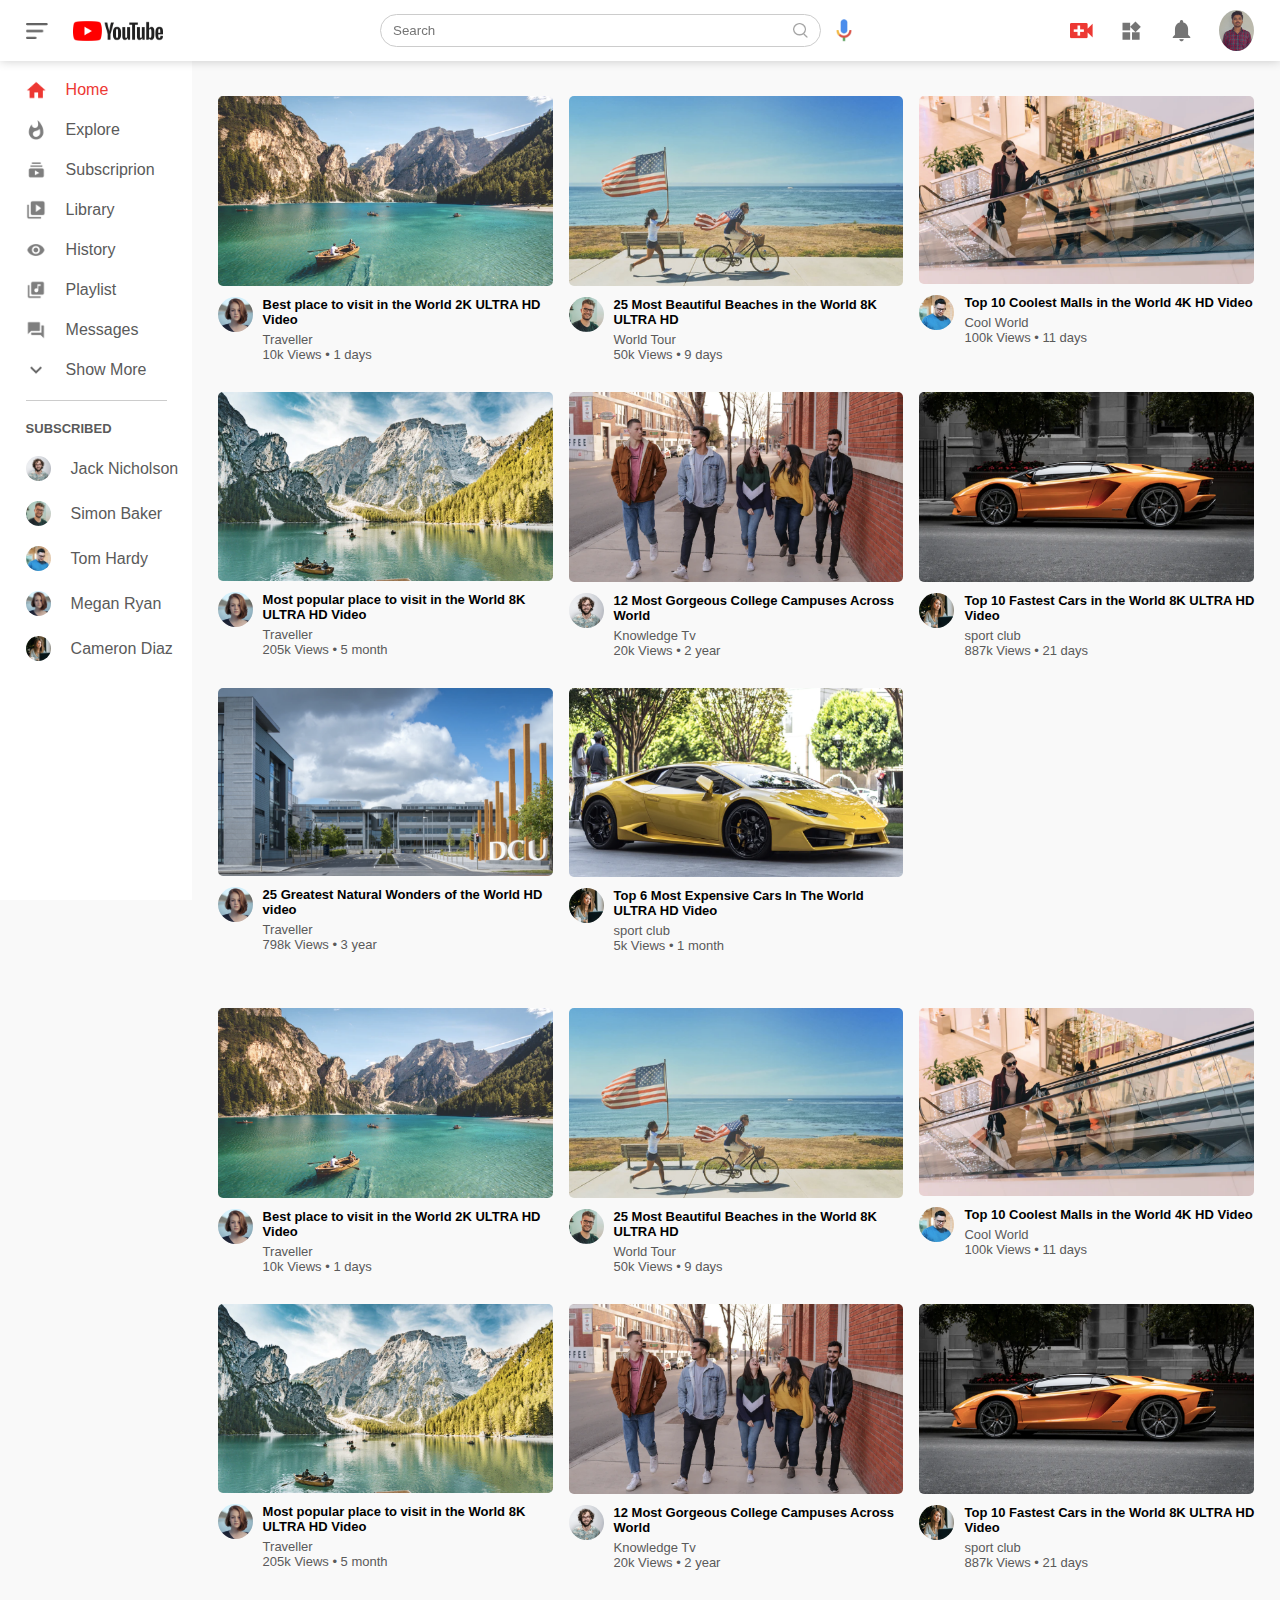
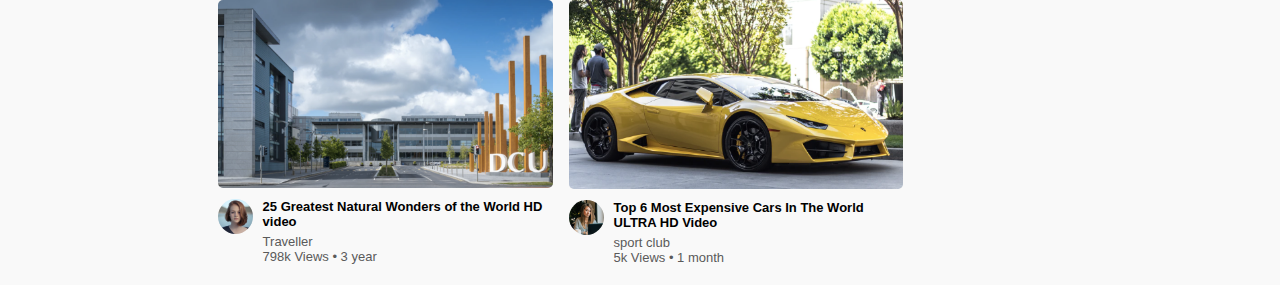
<file: youtube Clone/index.html>
<!DOCTYPE html>
<html lang="en">

<head>
    <meta charset="UTF-8">
    <meta http-equiv="X-UA-Compatible" content="IE=edge">
    <meta name="viewport" content="width=device-width, initial-scale=1.0">
    <title>YouTube Clone</title>
    <link rel="stylesheet" href="style.css">
</head>

<body>
    <!------ top navigation bar ------>
    <nav class="flex-div">
        <div class="nav-left flex-div">
            <img src="images/menu.png" class="menu-icon">
            <img src="images/youtube-logo-icon.png" class="logo">
        </div>

        <div class="nav-middle flex-div">
            <div class="search-box flex-div">
                <input type="text" placeholder="Search">
                <img src="images/search.png">
            </div>
            <img src="images/voice-search.png" class="mic-icon">
        </div>

        <div class="nav-right flex-div">
            <img src="images/upload.png" alt="">
            <img src="images/more.png" alt="">
            <img src="images/notification.png" alt="">
            <img src="images/avinash_icon.jpg" class="user-icon" alt="">
        </div>
    </nav>

    <!------------ sidebar ------------->
    <div class="sidebar">
        <div class="shortcut-links">
            <a href=""><img src="images/home.png">
                <p>Home</p>
            </a>
            <a href=""><img src="images/explore.png">
                <p>Explore</p>
            </a>
            <a href=""><img src="images/subscriprion.png">
                <p>Subscriprion</p>
            </a>
            <a href=""><img src="images/library.png">
                <p>Library</p>
            </a>
            <a href=""><img src="images/history.png">
                <p>History</p>
            </a>
            <a href=""><img src="images/playlist.png">
                <p>Playlist</p>
            </a>
            <a href=""><img src="images/messages.png">
                <p>Messages</p>
            </a>
            <a href=""><img src="images/show-more.png">
                <p>Show More</p>
            </a>
            <hr>
        </div>
        <div class="subscribed-list">
            <h3>SUBSCRIBED</h3>
            <a href=""><img src="images/Jack.png">
                <p>Jack Nicholson</p>
            </a>
            <a href=""><img src="images/simon.png">
                <p>Simon Baker</p>
            </a>
            <a href=""><img src="images/tom.png">
                <p>Tom Hardy</p>
            </a>
            <a href=""><img src="images/megan.png">
                <p>Megan Ryan</p>
            </a>
            <a href=""><img src="images/cameron.png">
                <p>Cameron Diaz</p>
            </a>
        </div>
    </div>

    <!------------- Main page ------------>
    <div class="container">
        <!-- <div class="banner">
            <img src="images/banner.png">
        </div> -->
        <div class="list-container">
            <div class="vid-list">
                <a href="play-video.html"><img src="images/thumbnail1.png" class="thumbnail"></a>
                <div class="flex-div">
                    <img src="images/megan.png">
                    <div class="vid-info">
                        <a href="">Best place to visit in the World 2K ULTRA HD Video
                        </a>
                        <p>Traveller</p>
                        <p>10k Views &bull; 1 days</p>
                    </div>
                </div>
            </div>
            <div class="vid-list">
                <a href=""><img src="images/thumbnail2.png" class="thumbnail"></a>
                <div class="flex-div">
                    <img src="images/simon.png">
                    <div class="vid-info">
                        <a href="">25 Most Beautiful Beaches in the World 8K ULTRA HD</a>
                        <p>World Tour</p>
                        <p>50k Views &bull; 9 days</p>
                    </div>
                </div>
            </div>
            <div class="vid-list">
                <a href=""><img src="images/thumbnail3.png" class="thumbnail"></a>
                <div class="flex-div">
                    <img src="images/tom.png">
                    <div class="vid-info">
                        <a href="">Top 10 Coolest Malls in the World 4K HD Video</a>
                        <p>Cool World</p>
                        <p>100k Views &bull; 11 days</p>
                    </div>
                </div>
            </div>
            <div class="vid-list">
                <a href=""><img src="images/thumbnail4.png" class="thumbnail"></a>
                <div class="flex-div">
                    <img src="images/megan.png">
                    <div class="vid-info">
                        <a href="">Most popular place to visit in the World 8K ULTRA HD Video</a>
                        <p>Traveller</p>
                        <p>205k Views &bull; 5 month</p>
                    </div>
                </div>
            </div>
            <div class="vid-list">
                <a href=""><img src="images/thumbnail5.png" class="thumbnail"></a>
                <div class="flex-div">
                    <img src="images/Jack.png">
                    <div class="vid-info">
                        <a href="">12 Most Gorgeous College Campuses Across World</a>
                        <p>Knowledge Tv</p>
                        <p>20k Views &bull; 2 year</p>
                    </div>
                </div>
            </div>
            <div class="vid-list">
                <a href=""><img src="images/thumbnail6.png" class="thumbnail"></a>
                <div class="flex-div">
                    <img src="images/cameron.png">
                    <div class="vid-info">
                        <a href="">Top 10 Fastest Cars in the World 8K ULTRA HD Video</a>
                        <p>sport club</p>
                        <p>887k Views &bull; 21 days</p>
                    </div>
                </div>
            </div>
            <div class="vid-list">
                <a href=""><img src="images/thumbnail7.png" class="thumbnail"></a>
                <div class="flex-div">
                    <img src="images/megan.png">
                    <div class="vid-info">
                        <a href="">25 Greatest Natural Wonders of the World HD video</a>
                        <p>Traveller</p>
                        <p>798k Views &bull; 3 year</p>
                    </div>
                </div>
            </div>
            <div class="vid-list">
                <a href=""><img src="images/thumbnail8.png" class="thumbnail"></a>
                <div class="flex-div">
                    <img src="images/cameron.png">
                    <div class="vid-info">
                        <a href="">Top 6 Most Expensive Cars In The World ULTRA HD Video</a>
                        <p>sport club</p>
                        <p>5k Views &bull; 1 month</p>
                    </div>
                </div>
            </div>
        </div>
    </div>

    <div class="container">
        <!-- <div class="banner">
            <img src="images/banner.png">
        </div> -->
        <div class="list-container">
            <div class="vid-list">
                <a href="play-video.html"><img src="images/thumbnail1.png" class="thumbnail"></a>
                <div class="flex-div">
                    <img src="images/megan.png">
                    <div class="vid-info">
                        <a href="">Best place to visit in the World 2K ULTRA HD Video
                        </a>
                        <p>Traveller</p>
                        <p>10k Views &bull; 1 days</p>
                    </div>
                </div>
            </div>
            <div class="vid-list">
                <a href=""><img src="images/thumbnail2.png" class="thumbnail"></a>
                <div class="flex-div">
                    <img src="images/simon.png">
                    <div class="vid-info">
                        <a href="">25 Most Beautiful Beaches in the World 8K ULTRA HD</a>
                        <p>World Tour</p>
                        <p>50k Views &bull; 9 days</p>
                    </div>
                </div>
            </div>
            <div class="vid-list">
                <a href=""><img src="images/thumbnail3.png" class="thumbnail"></a>
                <div class="flex-div">
                    <img src="images/tom.png">
                    <div class="vid-info">
                        <a href="">Top 10 Coolest Malls in the World 4K HD Video</a>
                        <p>Cool World</p>
                        <p>100k Views &bull; 11 days</p>
                    </div>
                </div>
            </div>
            <div class="vid-list">
                <a href=""><img src="images/thumbnail4.png" class="thumbnail"></a>
                <div class="flex-div">
                    <img src="images/megan.png">
                    <div class="vid-info">
                        <a href="">Most popular place to visit in the World 8K ULTRA HD Video</a>
                        <p>Traveller</p>
                        <p>205k Views &bull; 5 month</p>
                    </div>
                </div>
            </div>
            <div class="vid-list">
                <a href=""><img src="images/thumbnail5.png" class="thumbnail"></a>
                <div class="flex-div">
                    <img src="images/Jack.png">
                    <div class="vid-info">
                        <a href="">12 Most Gorgeous College Campuses Across World</a>
                        <p>Knowledge Tv</p>
                        <p>20k Views &bull; 2 year</p>
                    </div>
                </div>
            </div>
            <div class="vid-list">
                <a href=""><img src="images/thumbnail6.png" class="thumbnail"></a>
                <div class="flex-div">
                    <img src="images/cameron.png">
                    <div class="vid-info">
                        <a href="">Top 10 Fastest Cars in the World 8K ULTRA HD Video</a>
                        <p>sport club</p>
                        <p>887k Views &bull; 21 days</p>
                    </div>
                </div>
            </div>
            <div class="vid-list">
                <a href=""><img src="images/thumbnail7.png" class="thumbnail"></a>
                <div class="flex-div">
                    <img src="images/megan.png">
                    <div class="vid-info">
                        <a href="">25 Greatest Natural Wonders of the World HD video</a>
                        <p>Traveller</p>
                        <p>798k Views &bull; 3 year</p>
                    </div>
                </div>
            </div>
            <div class="vid-list">
                <a href=""><img src="images/thumbnail8.png" class="thumbnail"></a>
                <div class="flex-div">
                    <img src="images/cameron.png">
                    <div class="vid-info">
                        <a href="">Top 6 Most Expensive Cars In The World ULTRA HD Video</a>
                        <p>sport club</p>
                        <p>5k Views &bull; 1 month</p>
                    </div>
                </div>
            </div>
        </div>
    </div>


    <script src="script.js"></script>
</body>

</html>
</file>
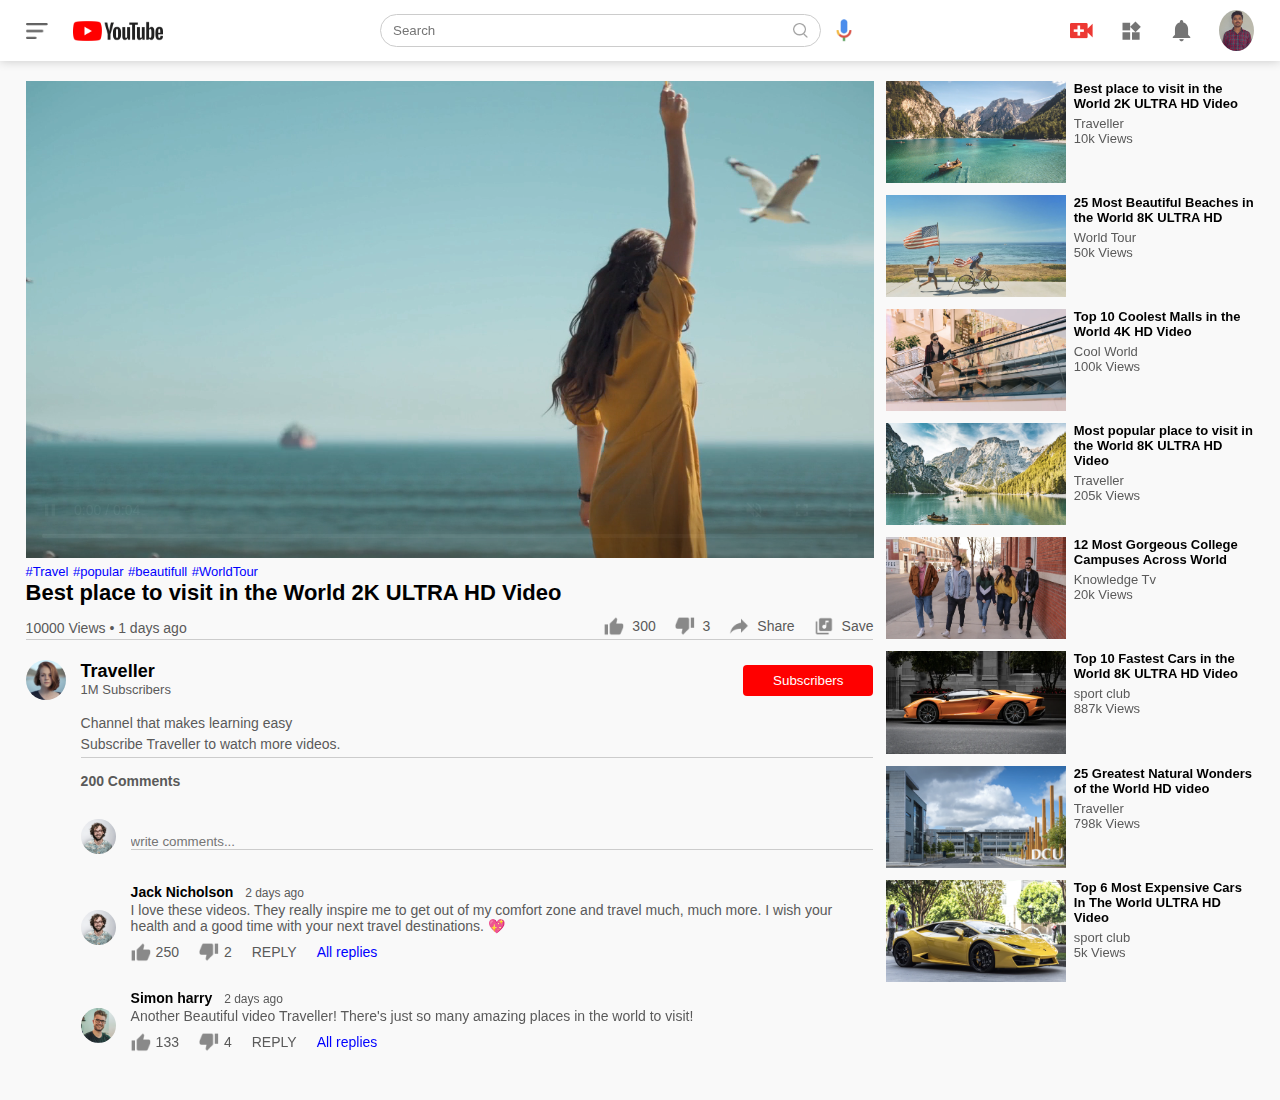
<file: youtube Clone/play-video.html>
<!DOCTYPE html>
<html lang="en">

<head>
    <meta charset="UTF-8">
    <meta http-equiv="X-UA-Compatible" content="IE=edge">
    <meta name="viewport" content="width=device-width, initial-scale=1.0">
    <title>Play Video</title>
    <link rel="stylesheet" href="style.css">
</head>

<body>

    <nav class="flex-div">
        <div class="nav-left flex-div">
            <img src="images/menu.png" class="menu-icon">
            <img src="images/youtube-logo-icon.png" class="logo">
        </div>

        <div class="nav-middle flex-div">
            <div class="search-box flex-div">
                <input type="text" placeholder="Search">
                <img src="images/search.png">
            </div>
            <img src="images/voice-search.png" class="mic-icon">
        </div>

        <div class="nav-right flex-div">
            <img src="images/upload.png" alt="">
            <img src="images/more.png" alt="">
            <img src="images/notification.png" alt="">
            <img src="images/avinash_icon.jpg" class="user-icon" alt="">
        </div>
    </nav>
    <div class="container play-container">
        <div class="row">
            <div class="play-video">
                <video controls autoplay muted>
                    <source src="images/video.mp4" type="video/mp4">
                </video>
                <div class="tags">
                    <a href="">#Travel</a> <a href="">#popular</a> <a href="">#beautifull</a> <a href="">#WorldTour</a>
                </div>
                <h3>Best place to visit in the World 2K ULTRA HD Video</h3>
                <div class="play-video-info">
                    <p>10000 Views &bull; 1 days ago</p>
                    <div>
                        <a href=""><img src="images/like.png">300</a>
                        <a href=""><img src="images/dislike.png">3</a>
                        <a href=""><img src="images/share.png">Share</a>
                        <a href=""><img src="images/save.png">Save</a>
                    </div>
                </div>
                <hr>
                <div class="plublisher">
                    <img src="images/megan.png">
                    <div>
                        <p>Traveller</p>
                        <span>1M Subscribers</span>
                    </div>
                    <button type="button">Subscribers</button>
                </div>
                <div class="vid-description">
                    <p>Channel that makes learning easy</p>
                    <p>Subscribe Traveller to watch more videos.</p>
                    <hr>
                    <h4>200 Comments</h4>
                    <div class="add-comment">
                        <img src="images/Jack.png">
                        <input type="text" placeholder="write comments...">
                    </div>
                    <div class="old-comment">
                        <img src="images/Jack.png">
                        <div>
                            <h3>Jack Nicholson <span>2 days ago</span></h3>
                            <p>I love these videos. They really inspire me to get out of my comfort zone and travel much, much more.
                                I wish your health and a good time with your next travel destinations. 💖
                            </p>
                            <div class="comment-action">
                                <img src="images/like.png">
                                <span>250</span>
                                <img src="images/dislike.png">
                                <span>2</span>
                                <span>REPLY</span>
                                <a href="">All replies</a>
                            </div>
                        </div>
                    </div>
                    <div class="old-comment">
                        <img src="images/simon.png">
                        <div>
                            <h3>Simon harry <span>2 days ago</span></h3>
                            <p>Another Beautiful video Traveller! There's just so many amazing places in the world to visit!</p>
                            <div class="comment-action">
                                <img src="images/like.png">
                                <span>133</span>
                                <img src="images/dislike.png">
                                <span>4</span>
                                <span>REPLY</span>
                                <a href="">All replies</a>
                            </div>
                        </div>
                    </div>
                </div>
            </div>
            <div class="right-sidebar">
                <div class="side-video-list">
                    <a href="" class="small-thumbnail"><img src="images/thumbnail1.png"></a>
                    <div class="vid-info">
                        <a href="">Best place to visit in the World 2K ULTRA HD Video</a>
                        <p>Traveller</p>
                        <p>10k Views</p>
                    </div>
                </div>
                <div class="side-video-list">
                    <a href="" class="small-thumbnail"><img src="images/thumbnail2.png"></a>
                    <div class="vid-info">
                        <a href="">25 Most Beautiful Beaches in the World 8K ULTRA HD</a>
                        <p>World Tour</p>
                        <p>50k Views</p>
                    </div>
                </div>
                <div class="side-video-list">
                    <a href="" class="small-thumbnail"><img src="images/thumbnail3.png"></a>
                    <div class="vid-info">
                        <a href="">Top 10 Coolest Malls in the World 4K HD Video</a>
                        <p>Cool World</p>
                        <p>100k Views</p>
                    </div>
                </div>
                <div class="side-video-list">
                    <a href="" class="small-thumbnail"><img src="images/thumbnail4.png"></a>
                    <div class="vid-info">
                        <a href="">Most popular place to visit in the World 8K ULTRA HD Video</a>
                        <p>Traveller</p>
                        <p>205k Views</p>
                    </div>
                </div>
                <div class="side-video-list">
                    <a href="" class="small-thumbnail"><img src="images/thumbnail5.png"></a>
                    <div class="vid-info">
                        <a href="">12 Most Gorgeous College Campuses Across World</a>
                        <p>Knowledge Tv</p>
                        <p>20k Views</p>
                    </div>
                </div>
                <div class="side-video-list">
                    <a href="" class="small-thumbnail"><img src="images/thumbnail6.png"></a>
                    <div class="vid-info">
                        <a href="">Top 10 Fastest Cars in the World 8K ULTRA HD Video</a>
                        <p>sport club</p>
                        <p>887k Views</p>
                    </div>
                </div>
                <div class="side-video-list">
                    <a href="" class="small-thumbnail"><img src="images/thumbnail7.png"></a>
                    <div class="vid-info">
                        <a href="">25 Greatest Natural Wonders of the World HD video</a>
                        <p>Traveller</p>
                        <p>798k Views</p>
                    </div>
                </div>
                <div class="side-video-list">
                    <a href="" class="small-thumbnail"><img src="images/thumbnail8.png"></a>
                    <div class="vid-info">
                        <a href="">Top 6 Most Expensive Cars In The World ULTRA HD Video</a>
                        <p>sport club</p>
                        <p>5k Views</p>
                    </div>
                </div>
            </div>
        </div>
    </div>
</body>

</html>
</file>
<file: youtube Clone/style.css>
* {
    margin: 0;
    padding: 0;
    font-family: 'poppins', sans-serif;
    box-sizing: border-box;
}

a {
    text-decoration: none;
    color: #5a5a5a;
}

img {
    cursor: pointer;
}

.flex-div {
    display: flex;
    align-items: center;
}

nav {
    padding: 10px 2%;
    justify-content: space-between;
    box-shadow: 0 0 10px rgba(0, 0, 0, 0.2);
    background: #fff;
    position: sticky;
    top: 0;
    z-index: 10;
}

.nav-right img {
    width: 25px;
    margin-right: 25px;
}

.nav-right .user-icon {
    width: 35px;
    border-radius: 50%;
    margin-right: 0;
}

.nav-left .menu-icon {
    width: 22px;
    margin-right: 25px;
}

.nav-left .logo {
    height: 20px;
    width: 90px;
    padding: 18px 14px 18px 16p;
    color: var(--yt-spec-wordmark-text);
}

.nav-middle .mic-icon {
    width: 16px;
}

.nav-middle .search-box {
    border: 1px solid #ccc;
    margin-right: 15px;
    padding: 8px 12px;
    border-radius: 25px;
}

.nav-middle .search-box input {
    width: 400px;
    border: 0;
    outline: 0;
    background: transparent;
}

.nav-middle .search-box img {
    width: 15px;
}

/* -------sidebar--------- */

.sidebar {
    background: #fff;
    width: 15%;
    height: 100vh;
    position: fixed;
    top: 0;
    padding-left: 2%;
    padding-top: 80px;
}

.shortcut-links a img {
    width: 20px;
    margin-right: 20px;
}

.shortcut-links a {
    display: flex;
    align-items: center;
    margin-bottom: 20px;
    width: fit-content;
    flex-wrap: wrap;
}

.shortcut-links a:first-child {
    color: #ed3833;
}

.sidebar hr {
    border: 0;
    height: 1px;
    background: #ccc;
    width: 85%;
}

.subscribed-list h3 {
    font-size: 13px;
    margin: 20px 0;
    color: #5a5a5a;
}

.subscribed-list a {
    display: flex;
    align-items: center;
    margin-bottom: 20px;
    width: fit-content;
    flex-wrap: wrap;
}

.subscribed-list a img {
    width: 25px;
    border-radius: 50%;
    margin-right: 20px;
}

.small-sidebar {
    width: 5%;
}

.small-sidebar a p {
    display: none;
}

.small-sidebar h3 {
    display: none;
}

.small-sidebar hr {
    width: 50%;
    margin-bottom: 25px;
}

/* ------------- Main Page -------------- */
.container {
    background: #f9f9f9;
    padding-left: 17%;
    padding-right: 2%;
    padding-top: 20px;
    padding-bottom: 20px;
}

.large-container {
    padding-left: 7%;
}

/* .banner {
    width: 100%;
}

.banner img {
    width: 100%;
    border-radius: 8px;
} */

.list-container {
    display: grid;
    grid-template-columns: repeat(auto-fit, minmax(250px, 1fr));
    grid-column-gap: 16px;
    grid-row-gap: 30px;
    margin-top: 15px;
}

.vid-list .thumbnail {
    width: 100%;
    border-radius: 5px;
}

.vid-list .flex-div {
    align-items: flex-start;
    margin-top: 7px;
}

.vid-list .flex-div img {
    width: 35px;
    margin-right: 10px;
    border-radius: 50%;
}

.vid-info {
    color: #5a5a5a;
    font-size: 13px;
}

.vid-info a {
    color: #000;
    font-weight: 600;
    display: block;
    margin-bottom: 5px;
}

@media (max-width: 900px) {
    .menu-icon {
        display: none;
    }

    .sidebar {
        display: none;
    }

    .container,
    .large-container {
        padding-left: 5%;
        padding-right: 5%;
    }

    .nav-right img {
        display: none;
    }

    .nav-right .user-icon {
        display: block;
        width: 30px;
    }

    .nav-middle .search-box input {
        width: 100px;
    }

    .nav-middle .mic-icon {
        display: none;
    }

    .logo {
        width: 90px;
    }
}

/* ----------------- play video page ----------------------- */
.play-container {
    padding-left: 2%;
}

.row {
    display: flex;
    justify-content: space-between;
    flex-wrap: wrap;
}

.play-video {
    flex-basis: 69%;
}

.right-sidebar {
    flex-basis: 30%;
}

.play-video video {
    width: 100%;
}

.side-video-list {
    display: flex;
    justify-content: space-between;
    margin-bottom: 8px;
}

.side-video-list img {
    width: 100%;
}

.side-video-list .small-thumbnail {
    flex-basis: 49%;
}

.side-video-list .vid-info {
    flex-basis: 49%;
}

.play-video .tags a {
    color: #0000ff;
    font-size: 13px;
}

.play-video h3 {
    font-weight: 600;
    font-size: 22px;
}

.play-video .play-video-info {
    display: flex;
    align-items: center;
    justify-content: space-between;
    flex-wrap: wrap;
    margin-top: 10px;
    font-size: 14px;
    color: #5a5a5a;
}

.play-video .play-video-info a img {
    width: 20px;
    margin-right: 8px;
}

.play-video .play-video-info a {
    display: inline-flex;
    align-items: center;
    margin-left: 15px;
}

.play-video hr {
    border: 0;
    height: 1px;
    background: #ccc;
    margin-top: 10px 0;
}

.plublisher {
    display: flex;
    align-items: center;
    margin-top: 20px;
}

.plublisher div {
    flex: 1;
    line-height: 18px;
}

.plublisher img {
    width: 40px;
    border-radius: 50%;
    margin-right: 15px;
}

.plublisher div p {
    color: #000;
    font-weight: 600;
    font-size: 18px;
}

.plublisher div span {
    font-size: 13px;
    color: #5a5a5a;
}

.plublisher button {
    background: red;
    color: #fff;
    padding: 8px 30px;
    border: 0;
    outline: 0;
    border-radius: 4px;
    cursor: pointer;
}

.vid-description {
    padding-left: 55px;
    margin: 15px 0;
}

.vid-description p {
    font-size: 14px;
    margin-bottom: 5px;
    color: #5a5a5a;
}

.vid-description h4 {
    font-size: 14px;
    color: #5a5a5a;
    margin-top: 15px;
}

.add-comment {
    display: flex;
    align-items: center;
    margin: 30px 0;
}

.add-comment img {
    width: 35px;
    border-radius: 50%;
    margin-right: 15px;
}

.add-comment input {
    border: 0;
    outline: 0;
    border-bottom: 1px solid #ccc;
    width: 100%;
    padding-top: 10px;
    background: transparent;
}

.old-comment {
    display: flex;
    align-items: center;
    margin: 20px 0;
}

.old-comment img {
    width: 35px;
    border-radius: 50%;
    margin-right: 15px;
}

.old-comment h3 {
    font-size: 14px;
    margin-bottom: 2px;
}

.old-comment h3 span {
    font-size: 12px;
    color: #5a5a5a;
    font-weight: 500;
    margin-left: 8px;
}

.old-comment .comment-action {
    display: flex;
    align-items: center;
    margin: 8px 0;
    font-size: 14px;
}

.old-comment .comment-action img {
    border-radius: 0;
    width: 20px;
    margin-right: 5px;
}

.old-comment .comment-action span {
    margin-right: 20px;
    color: #5a5a5a;
}

.old-comment .comment-action a {
    color: #0000ff;
}

@media (max-width:900px) {
    .play-video {
        flex-basis: 100%;
    }

    .right-sidebar {
        flex-basis: 100%;
    }

    .play-container {
        padding-left: 5%;
    }

    .vid-description {
        padding-left: 0;
    }

    .play-video .play-video-info a {
        margin-left: 0;
        margin-right: 15px;
        margin-top: 15px;
    }
}
</file>
